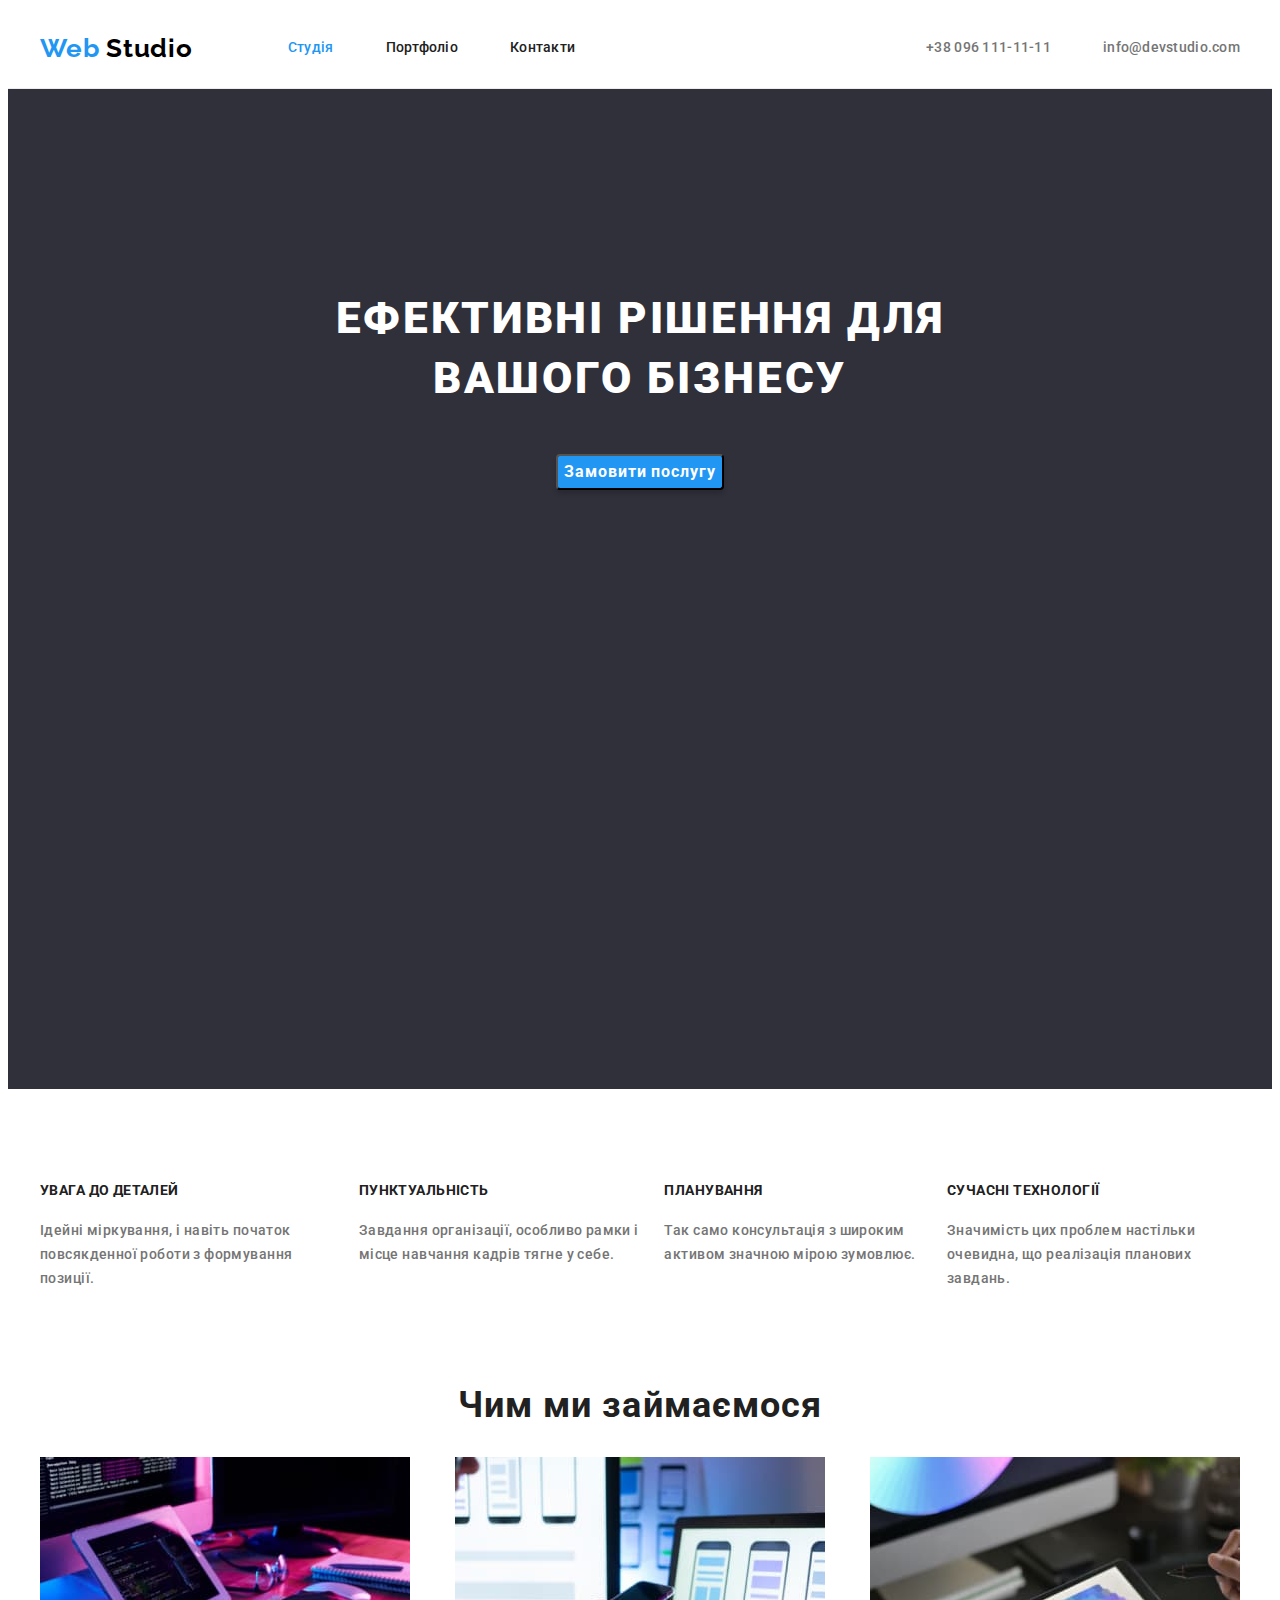
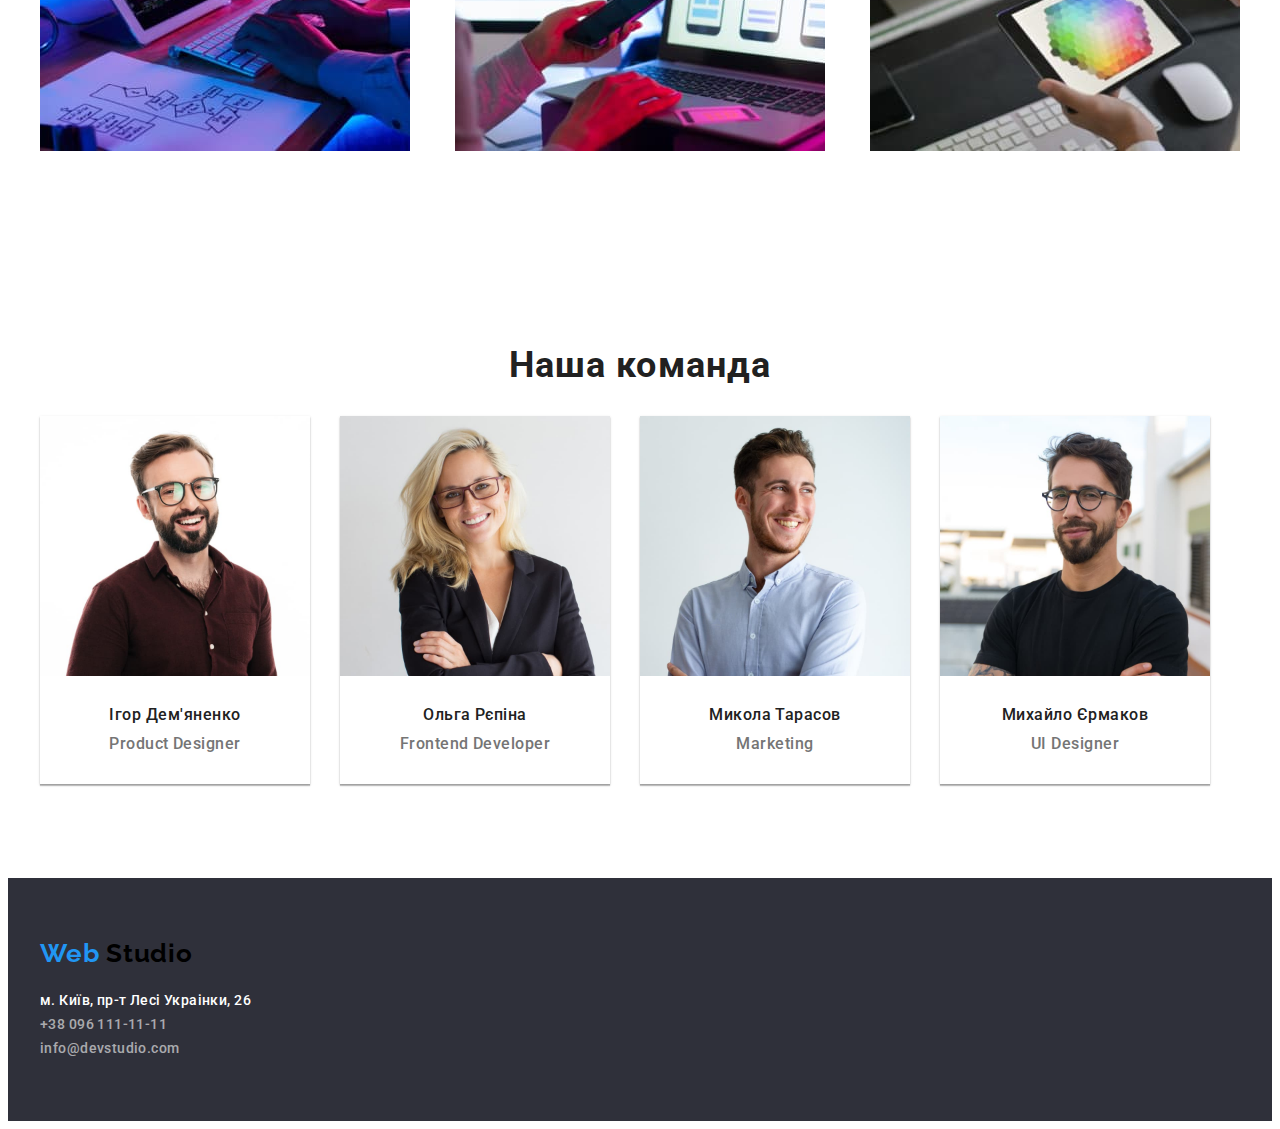
<file: index.html>
<!DOCTYPE html>
<html lang="uk">
	<head>
		<meta charset="UTF-8" />
		<meta http-equiv="X-UA-Compatible" content="IE=edge" />
		<meta name="viewport" content="width=device-width, initial-scale=1.0" />
		<title>WebStudio</title>
		<link rel="preconnect" href="https://fonts.googleapis.com" />
		<link rel="preconnect" href="https://fonts.gstatic.com" crossorigin />
		<link
			href="https://fonts.googleapis.com/css2?family=Raleway:wght@700&family=Roboto:wght@400;500;700;900&display=swap"
			rel="stylesheet"
		/>
		<link
			rel="stylesheet"
			href="https://cdnjs.cloudflare.com/ajax/libs/modern-normalize/1.1.0/modern-normalize.min.css"
			integrity="sha512-wpPYUAdjBVSE4KJnH1VR1HeZfpl1ub8YT/NKx4PuQ5NmX2tKuGu6U/JRp5y+Y8XG2tV+wKQpNHVUX03MfMFn9Q=="
			crossorigin="anonymous"
			referrerpolicy="no-referrer"
		/>
		<link rel="stylesheet" href="./css/styles.css" />
	</head>

	<body>
		<!---------- HEADER ---------->
		<header class="header">
			<div class="container">
				<nav class="header-nav">
					<a class="logo link" lang="en" href="./index.html">
						<span>Web</span>
						Studio
					</a>
					<ul class="header-list list">
						<li class="item">
							<a class="header-link link current" href="./index.html">Студія</a>
						</li>
						<li class="item">
							<a class="header-link link" href="./portfolio.html">Портфоліо</a>
						</li>
						<li class="item">
							<a class="header-link link" href="#">Контакти</a>
						</li>
					</ul>
					<ul class="header-contacts list">
						<li class="item">
							<a class="header-tel link" href="tel:+380961111111">+38 096 111-11-11</a>
						</li>
						<li class="item">
							<a class="header-mailto link" href="mailto:info@devstudio.com">info@devstudio.com</a>
						</li>
					</ul>
				</nav>
			</div>
		</header>

		<main class="main">
			<!---------- HERO ---------->
			<section class="hero">
				<div class="container">
					<h1 class="hero-title">Ефективні рішення для вашого бізнесу</h1>
					<button class="hero-btn pointer" type="button">Замовити послугу</button>
				</div>
			</section>

			<!---------- ADVANTAGES ---------->
			<div class="container">
				<section class="advantages section">
					<h2 class="visually-hidden">Наші переваги</h2>
					<!--h2 - це неявний заголовок, його не має на макеті. Його буде скрито за допомогою CSS-->
					<ul class="advantages-list list">
						<li class="item">
							<h3 class="advantages-title">Увага до деталей</h3>
							<p class="advantages-text">
								Ідейні міркування, і навіть початок повсякденної роботи з формування позиції.
							</p>
						</li>
						<li class="item">
							<h3 class="advantages-title">Пунктуальність</h3>
							<p class="advantages-text">Завдання організації, особливо рамки і місце навчання кадрів тягне у себе.</p>
						</li>
						<li class="item">
							<h3 class="advantages-title">Планування</h3>
							<p class="advantages-text">Так само консультація з широким активом значною мірою зумовлює.</p>
						</li>

						<li class="item">
							<h3 class="advantages-title">Сучасні технології</h3>
							<p class="advantages-text">Значимість цих проблем настільки очевидна, що реалізація планових завдань.</p>
						</li>
					</ul>
				</section>
			</div>

			<!---------- WHAT WE DO ---------->
			<div class="container">
				<section class="whatwedo section centered">
					<h2 class="whatwedo-title">Чим ми займаємося</h2>
					<ul class="whatwedo-list list">
						<li>
							<img src="./images/img1.jpg" width="370" alt="Людина працю за комп'ютером" />
						</li>
						<li>
							<img src="./images/img2.jpg" width="370" alt="Людина працює над макетом мобільного додатку" />
						</li>
						<li>
							<img src="./images/img3.jpg" width="370" alt="Людина працює з кольорами мобільного додатку" />
						</li>
					</ul>
				</section>
			</div>

			<!---------- TEAM ---------->
			<div class="container">
				<section class="team section centered">
					<h2 class="team-title">Наша команда</h2>
					<ul class="team-list list">
						<li class="item">
							<div class="card-img">
								<img src="./images/img4.jpg" width="270" alt="Ігор Дем'яненко" />
								<div class="card-footer">
									<h3 class="third-title">Ігор Дем'яненко</h3>
									<p class="text" lang="en">Product Designer</p>
								</div>
							</div>
						</li>
						<li class="item">
							<div class="card-img">
								<img src="./images/img5.jpg" width="270" alt="Ольга Рєпіна" />
								<div class="card-footer">
									<h3 class="third-title">Ольга Рєпіна</h3>
									<p class="text" lang="en">Frontend Developer</p>
								</div>
							</div>
						</li>
						<li class="item">
							<div class="card-img">
								<img src="./images/img6.jpg" width="270" alt="Микола Тарасов" />
								<div class="card-footer">
									<h3 class="third-title">Микола Тарасов</h3>
									<p class="text" lang="en">Marketing</p>
								</div>
							</div>
						</li>
						<li class="item">
							<div class="card-img">
								<img src="./images/img7.jpg" width="270" alt="Михайло Єрмаков" />
								<div class="card-footer">
									<h3 class="third-title">Михайло Єрмаков</h3>
									<p class="text" lang="en">UI Designer</p>
								</div>
							</div>
						</li>
					</ul>
				</section>
			</div>
		</main>

		<!---------- FOOTER ---------->
		<footer class="footer">
			<div class="container footer-style">
				<a class="logo link" lang="en" href="./index.html">
					<span>Web</span>
					Studio
				</a>
				<address class="address">
					<ul class="address-list list">
						<li class="address-item">
							<a
								class="address-map link"
								href="https://goo.gl/maps/CPtrU1FHBa2aNyZL9"
								target="_blank"
								rel="noopener noreferrer nofollow"
							>
								м. Київ, пр-т Лесі Украінки, 26
							</a>
						</li>

						<li class="address-contacts">
							<a class="address-tel link" href="tel:+380961111111">+38 096 111-11-11</a>
						</li>

						<li class="address-contacts">
							<a class="address-mailto link" href="mailto:info@devstudio.com">info@devstudio.com</a>
						</li>
					</ul>
				</address>
			</div>
		</footer>
	</body>
</html>
</file>
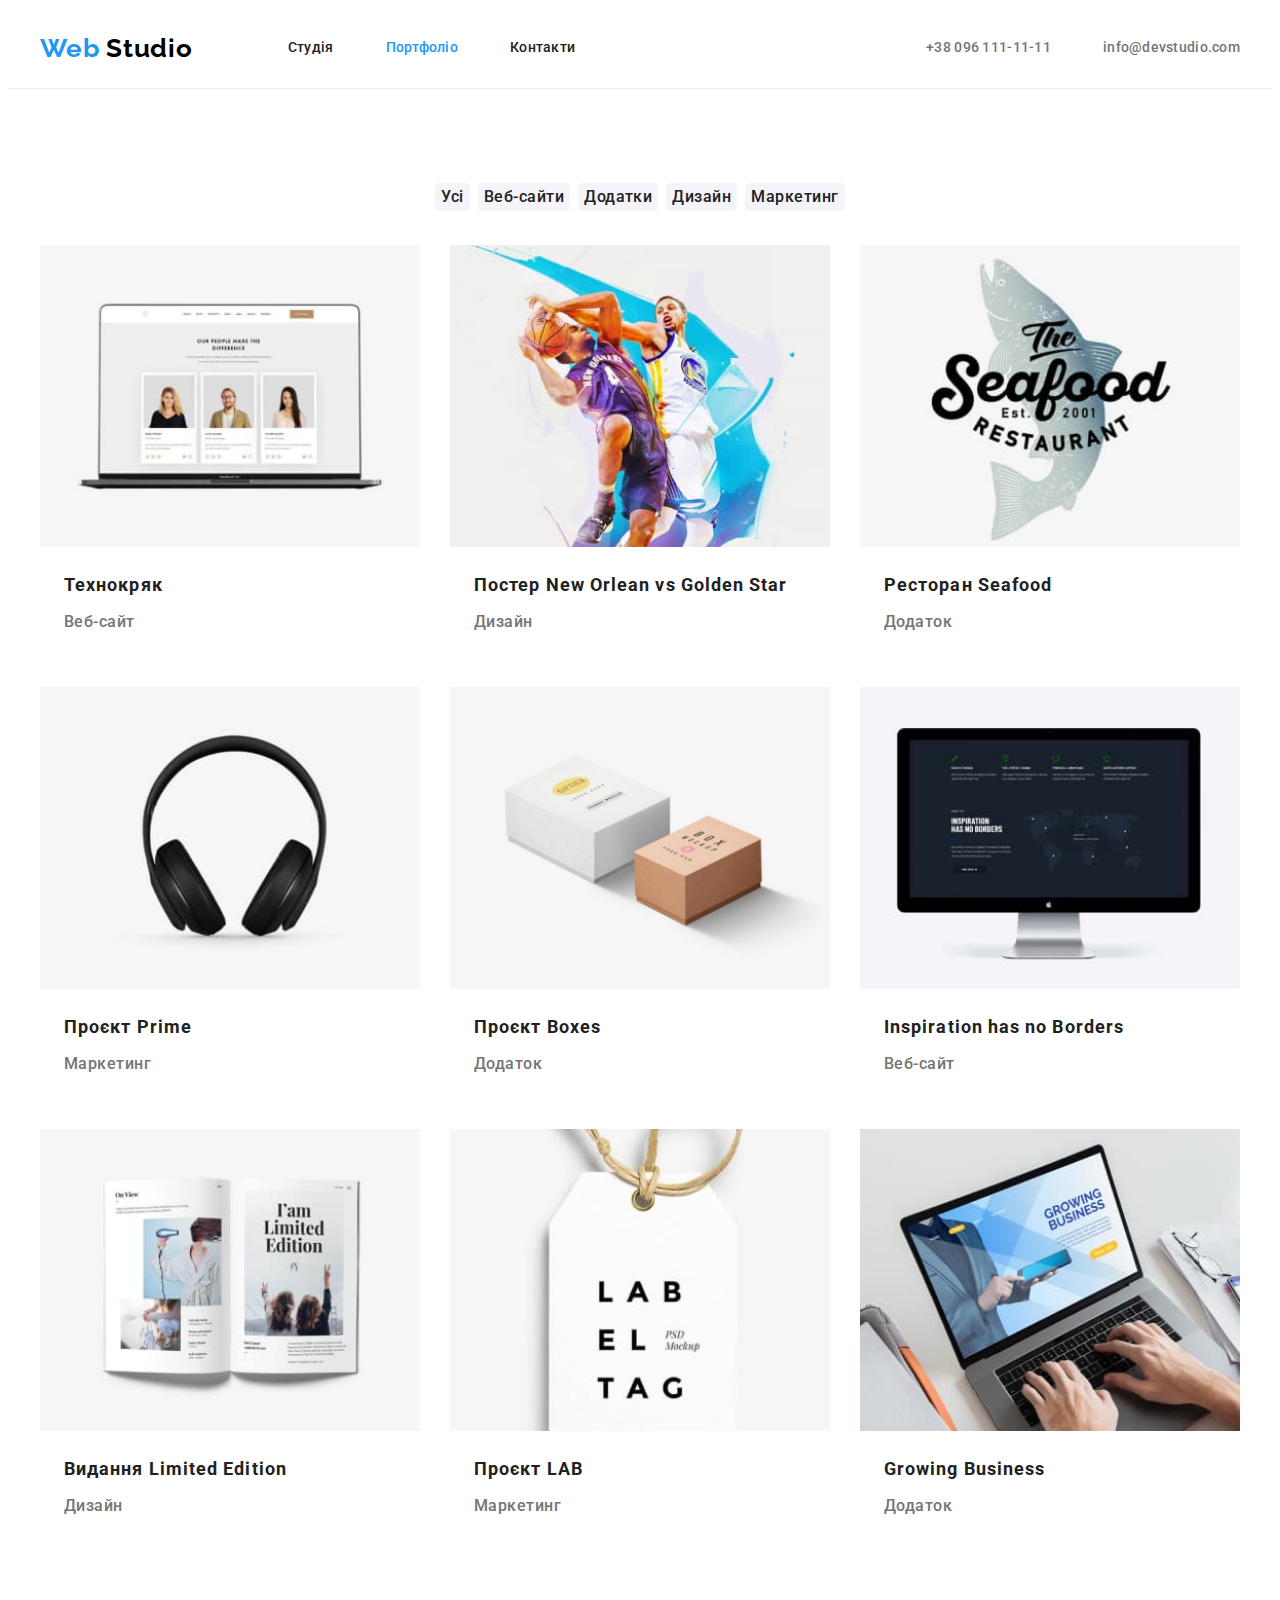
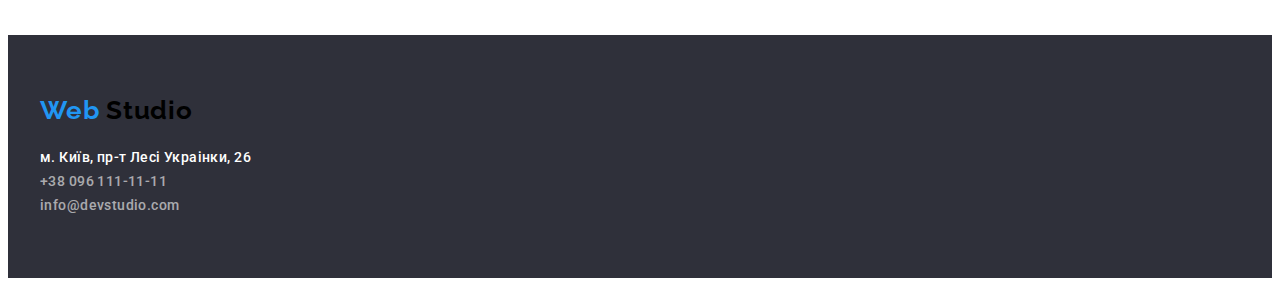
<file: portfolio.html>
<!DOCTYPE html>
<html lang="uk">
	<head>
		<meta charset="UTF-8" />
		<meta http-equiv="X-UA-Compatible" content="IE=edge" />
		<meta name="viewport" content="width=device-width, initial-scale=1.0" />
		<title>Portfolio</title>
		<link rel="preconnect" href="https://fonts.googleapis.com" />
		<link rel="preconnect" href="https://fonts.gstatic.com" crossorigin />
		<link
			href="https://fonts.googleapis.com/css2?family=Raleway:wght@700&family=Roboto:wght@400;500;700;900&display=swap"
			rel="stylesheet"
		/>
		<link
			rel="stylesheet"
			href="https://cdnjs.cloudflare.com/ajax/libs/modern-normalize/1.1.0/modern-normalize.min.css"
			integrity="sha512-wpPYUAdjBVSE4KJnH1VR1HeZfpl1ub8YT/NKx4PuQ5NmX2tKuGu6U/JRp5y+Y8XG2tV+wKQpNHVUX03MfMFn9Q=="
			crossorigin="anonymous"
			referrerpolicy="no-referrer"
		/>
		<link rel="stylesheet" href="./css/styles.css" />
	</head>

	<body>
		<!----------HEADER------------->
		<header class="header">
			<div class="container">
				<nav class="header-nav">
					<a class="logo link" lang="en" href="./index.html">
						<span>Web</span>
						Studio
					</a>
					<ul class="header-list list">
						<li class="item">
							<a class="header-link link" href="./index.html">Студія</a>
						</li>

						<li class="item">
							<a class="header-link link current" href="./portfolio.html">Портфоліо</a>
						</li>

						<li class="item">
							<a class="header-link link" href="#">Контакти</a>
						</li>
					</ul>
					<ul class="header-contacts list">
						<li class="item">
							<a class="header-tel link" href="tel:+380961111111">+38 096 111-11-11</a>
						</li>

						<li class="item">
							<a class="header-mailto link" href="mailto:info@devstudio.com">info@devstudio.com</a>
						</li>
					</ul>
				</nav>
			</div>
		</header>

		<main class="prt-main">
			<!----------HERO------------->
			<div class="container">
				<section class="prt-hero">
					<h1 class="prt-hero-title visually-hidden">Перелік наших робіт</h1>
					<!--h1 - це неявний заголовок, його не має на макеті. Його буде скрито за допомогою CSS-->
					<ul class="prt-hero-list list">
						<li class="item">
							<button class="prt-hero-btn pointer" type="button">Усі</button>
						</li>

						<li class="item">
							<button class="prt-hero-btn pointer" type="button">Веб-сайти</button>
						</li>

						<li class="item">
							<button class="prt-hero-btn pointer" type="button">Додатки</button>
						</li>

						<li class="item">
							<button class="prt-hero-btn pointer" type="button">Дизайн</button>
						</li>

						<li class="item">
							<button class="prt-hero-btn pointer" type="button">Маркетинг</button>
						</li>
					</ul>
				</section>
			</div>

			<!----------CASES------------>
			<div class="container">
				<section class="prt-cases">
					<ul class="prt-list list">
						<li class="item">
							<div class="card-img">
								<img src="./images/website-tehno.jpg" width="370" alt="вебсайт технокряк" />
							</div>
							<div class="card-footer">
								<h2 class="second-title">Технокряк</h2>
								<p class="text">Веб-сайт</p>
							</div>
						</li>

						<li class="item">
							<div class="card-img">
								<img src="./images/basketbol.jpg" width="370" alt="Постер New Orlean vs Golden Star" />
							</div>
							<div class="card-footer">
								<h2 class="second-title">Постер New Orlean vs Golden Star</h2>
								<p class="text">Дизайн</p>
							</div>
						</li>

						<li class="item">
							<div class="card-img">
								<img src="./images/restaurant-seafood.jpg" width="370" alt="Ресторан Seafood" />
							</div>
							<div class="card-footer">
								<h2 class="second-title">Ресторан Seafood</h2>
								<p class="text">Додаток</p>
							</div>
						</li>

						<li class="item">
							<div class="card-img">
								<img src="./images/project-prime.jpg" width="370" alt="Проєкт Prime" />
							</div>
							<div class="div card-footer">
								<h2 class="second-title">Проєкт Prime</h2>
								<p class="text">Маркетинг</p>
							</div>
						</li>

						<li class="item">
							<div class="card-img">
								<img src="./images/project-boxes.png" width="370" alt="Проєкт Boxes" />
							</div>
							<div class="card-footer">
								<h2 class="second-title">Проєкт Boxes</h2>
								<p class="text">Додаток</p>
							</div>
						</li>

						<li class="item">
							<div class="card-img">
								<img src="./images/inspiration.jpg" width="370" alt="Inspiration has no Borders" />
							</div>
							<div class="card-footer">
								<h2 class="second-title">Inspiration has no Borders</h2>
								<p class="text">Веб-сайт</p>
							</div>
						</li>

						<li class="item">
							<div class="card-img">
								<img src="./images/limited-edition.jpg" width="370" alt="Видання Limited Edition" />
							</div>
							<div class="card-footer">
								<h2 class="second-title">Видання Limited Edition</h2>
								<p class="text">Дизайн</p>
							</div>
						</li>

						<li class="item">
							<div class="card-img">
								<img src="./images/project-lab.jpg" width="370" alt="Проєкт LAB" />
							</div>
							<div class="card-footer">
								<h2 class="second-title">Проєкт LAB</h2>
								<p class="text">Маркетинг</p>
							</div>
						</li>

						<li class="item">
							<div class="card-img">
								<img src="./images/growing-business.jpg" width="370" alt="Growing Business" />
							</div>
							<div class="card-footer">
								<h2 class="second-title">Growing Business</h2>
								<p class="text">Додаток</p>
							</div>
						</li>
					</ul>
				</section>
			</div>
		</main>

		<!---------- FOOTER ---------->
		<footer class="footer">
			<div class="container footer-style">
				<a class="logo link" lang="en" href="./index.html">
					<span>Web</span>
					Studio
				</a>
				<address class="address">
					<ul class="address-list list">
						<li class="address-item">
							<a
								class="address-map link"
								href="https://goo.gl/maps/CPtrU1FHBa2aNyZL9"
								target="_blank"
								rel="noopener noreferrer nofollow"
							>
								м. Київ, пр-т Лесі Украінки, 26
							</a>
						</li>

						<li class="address-contacts">
							<a class="address-tel link" href="tel:+380961111111">+38 096 111-11-11</a>
						</li>
						<li class="address-contacts">
							<a class="address-mailto link" href="mailto:info@devstudio.com">info@devstudio.com</a>
						</li>
					</ul>
				</address>
			</div>
		</footer>
	</body>
</html>
</file>
<file: css/styles.css>
body {
	font-family: "Roboto", sans-serif;
	font-weight: 500;
	font-size: 14px;
	line-height: 1.14;
	color: #212121;
}

:root {
	--first-title-color: #ffffff;
	--header-contacts-color: #757575;
	--btn-color: #ffffff;
	--btn-background: #2196f3;
	--text-color: #757575;
	--footer-logo-color: #ffffff;
	--prt-hero-btn-color: #212121;
	--header-footer-hover-focus-color: #2196f3;
	--prt-list-gap: 30px;
}

/*------------- UTILITIES ----------*/
.list {
	list-style: none;
	margin: 0;
	padding: 0;
}

.link {
	text-decoration: none;
}

.pointer {
	cursor: pointer;
}

/* .visually-hidden - приховує невидимий контент - h2 */
.visually-hidden {
	position: absolute;
	width: 1px;
	height: 1px;
	margin: -1px;
	border: 0;
	padding: 0;
	white-space: nowrap;
	clip-path: inset(100%);
	clip: rect(0 0 0 0);
	overflow: hidden;
}

h1,
h2,
h3,
p {
	margin-top: 0;
	margin-bottom: 0;
}

img {
	display: block;
	width: 100%;
	height: auto;
}

.container {
	margin-left: auto;
	margin-right: auto;
	padding-left: 15px;
	padding-right: 15px;

	width: 1200px;
}

.section {
	padding-top: 94px;
}

.centered {
	text-align: center;
}

/* ---------- HEADER ----------*/

/* .item * {
	outline: 2px solid tomato;
} */

.header-list {
	display: flex;
	margin-left: 95px;
}

/* .header-list .item:not(:last-child) {
  margin-right: 52px;
/* }

/* нижче oldschool variant */
.header-list .item + .item {
	margin-left: 52px;
}

.header-contacts {
	display: flex;
	margin-left: auto;
}

.header-contacts .item + .item {
	margin-left: 52px;
}

.header-contacts > .item {
	display: block;
	padding-top: 10px;
	padding-bottom: 10px;
}

.header-nav {
	display: flex;
	align-items: center;

	height: 80px;
}

.header-link:hover,
.header-tel:hover,
.header-mailto:hover,
.header-link:focus,
.header-tel:focus,
.header-mailto:focus,
.header-link.current {
	color: var(--header-footer-hover-focus-color);
}

.logo {
	font-family: "Raleway", sans-serif;
	font-weight: 700;
	font-size: 26px;
	line-height: 1.19;
	letter-spacing: 0.03em;
	color: #000000;
}

.logo span {
	color: #2196f3;
}

.header-tel,
.header-mailto {
	letter-spacing: 0.02em;
	color: #757575;
}

.header-link {
	display: block;
	padding-top: 10px;
	padding-bottom: 10px;

	letter-spacing: 0.02em;
	color: #212121;
}

.header {
	border-bottom: 1px solid #ececec;
}

/* ---------- HERO ----------*/
.hero {
	text-align: center;
	padding-top: 200px;
	padding-bottom: 200px;

	height: 600px;
	margin: 0 auto;
}

.hero,
.footer {
	background: #2f303a;
}

.hero-title {
	margin-bottom: 45px;
	padding-left: 280px;
	padding-right: 280px;

	font-weight: 900;
	font-size: 44px;
	line-height: 1.36;
	letter-spacing: 0.06em;
	text-transform: uppercase;
	color: var(--first-title-color);
}

.hero-btn {
	background: var(--btn-background);
	color: var(--btn-color);

	font-family: "Roboto", sans-serif;
	font-weight: 700;
	font-size: 16px;
	line-height: 1.88;
	letter-spacing: 0.06em;
	border-radius: 4px;
	box-shadow: 0px 4px 4px rgba(0, 0, 0, 0.15);
}

/* ----------OUR ADVANTAGES-----*/
.advantages-list {
	display: flex;
}

.advantages-list .item + .item {
	margin-left: 25px;
}

.advantages-title {
	margin-bottom: 20px;

	font-weight: 700;
	font-size: 14px;
	/*line-height: 1.14;*/
	letter-spacing: 0.03em;
	text-transform: uppercase;
}

.advantages-text {
	margin-bottom: 0;

	color: var(--text-color);
	line-height: 1.71;
	letter-spacing: 0.03em;
}

/* ----------WHAT WE DO----------*/
.whatwedo-list {
	display: flex;
	justify-content: space-between;
}

.whatwedo-title {
	margin-bottom: 30px;

	font-weight: 700;
	font-size: 36px;
	line-height: 1.16;
	letter-spacing: 0.03em;
}

/* ---------- TEAM ----------*/
.team-title {
	margin-bottom: 30px;
	padding-top: 100px;

	font-weight: 700;
	font-size: 36px;
	line-height: 1.16;
	letter-spacing: 0.03em;
}

.team-list {
	display: flex;
}

.team-list .item {
	width: 270px;
}

.team-list > .item + .item {
	margin-left: 30px;
}

.team-list .card-footer {
	text-align: center;
}

.team-list .third-title {
	margin-top: 30px;
	margin-bottom: 10px;

	font-weight: 500;
	font-size: 16px;
	line-height: 1.18;
	letter-spacing: 0.03em;
}

.team-list .text {
	padding-bottom: 30px;

	font-size: 16px;
	line-height: 1.18;
	letter-spacing: 0.03em;
	color: var(--text-color);
}

.team-list .card-img {
	background: #ffffff;
	box-shadow: 0px 1px 3px rgba(0, 0, 0, 0.12), 0px 1px 1px rgba(0, 0, 0, 0.14), 0px 2px 1px rgba(0, 0, 0, 0.2);
}
.team {
	padding-bottom: 94px;
}

/* ---------- FOOTER ----------*/
.footer > .logo {
	color: #ffffff;
}

.address-map {
	font-style: normal;
	/*font-size: 14px;*/
	line-height: 1.71;
	letter-spacing: 0.03em;
	color: var(--footer-logo-color);
}

.address-tel,
.address-mailto {
	font-style: normal;
	/*font-size: 14px;*/
	line-height: 1.71;
	letter-spacing: 0.03em;
	color: rgba(255, 255, 255, 0.6);
}

.footer-style {
	padding-top: 60px;
	padding-bottom: 60px;
}
.footer .address {
	margin-top: 20px;
}
/* ---------- P--O--R--T--F--O--L--I--O ----------*/
/*---------- HERO ----------*/
.prt-hero-list {
	display: flex;
	justify-content: center;
	margin-bottom: 34px;
}

.prt-hero-list .item + .item {
	margin-left: 8px;
}
.prt-hero {
	padding-top: 94px;
}

.prt-hero-btn {
	font-family: "Roboto", sans-serif;
	font-weight: 500;
	font-size: 16px;
	line-height: 1.62;
	letter-spacing: 0.03em;
	color: var(--prt-hero-btn-color);
	background: #f5f4fa;
	border-radius: 4px;
	border: none;
}

.prt-hero-btn:hover,
.prt-hero-btn:focus {
	background: var(--btn-background);
	color: var(--btn-color);
}

/*---------- CASES ----------*/
.prt-list {
	display: flex;
	flex-wrap: wrap;
	margin-left: calc(-1 * var(--prt-list-gap));
	margin-top: calc(-1 * var(--prt-list-gap));
}

.prt-list > .item {
	flex-basis: calc(100% / 3 - 30px);
	margin-left: var(--prt-list-gap);
	margin-top: var(--prt-list-gap);
}

.prt-list .second-title {
	margin-bottom: 4px;
	font-weight: 700;
	font-size: 18px;
	line-height: 2;
	letter-spacing: 0.06em;
}

.prt-list .text {
	font-size: 16px;
	line-height: 1.88;
	letter-spacing: 0.03em;
	color: var(--text-color);
}

.prt-list .card-footer {
	padding-top: 20px;
	padding-right: 24px;
	padding-bottom: 20px;
	padding-left: 24px;
}

.prt-cases {
	padding-bottom: 94px;
}
/* ----------FOOTER -----*/
.address-map:hover,
.address-tel:hover,
.address-mailto:hover,
.address-map:focus,
.address-tel:focus,
.address-mailto:focus {
	color: var(--header-footer-hover-focus-color);
}
</file>
